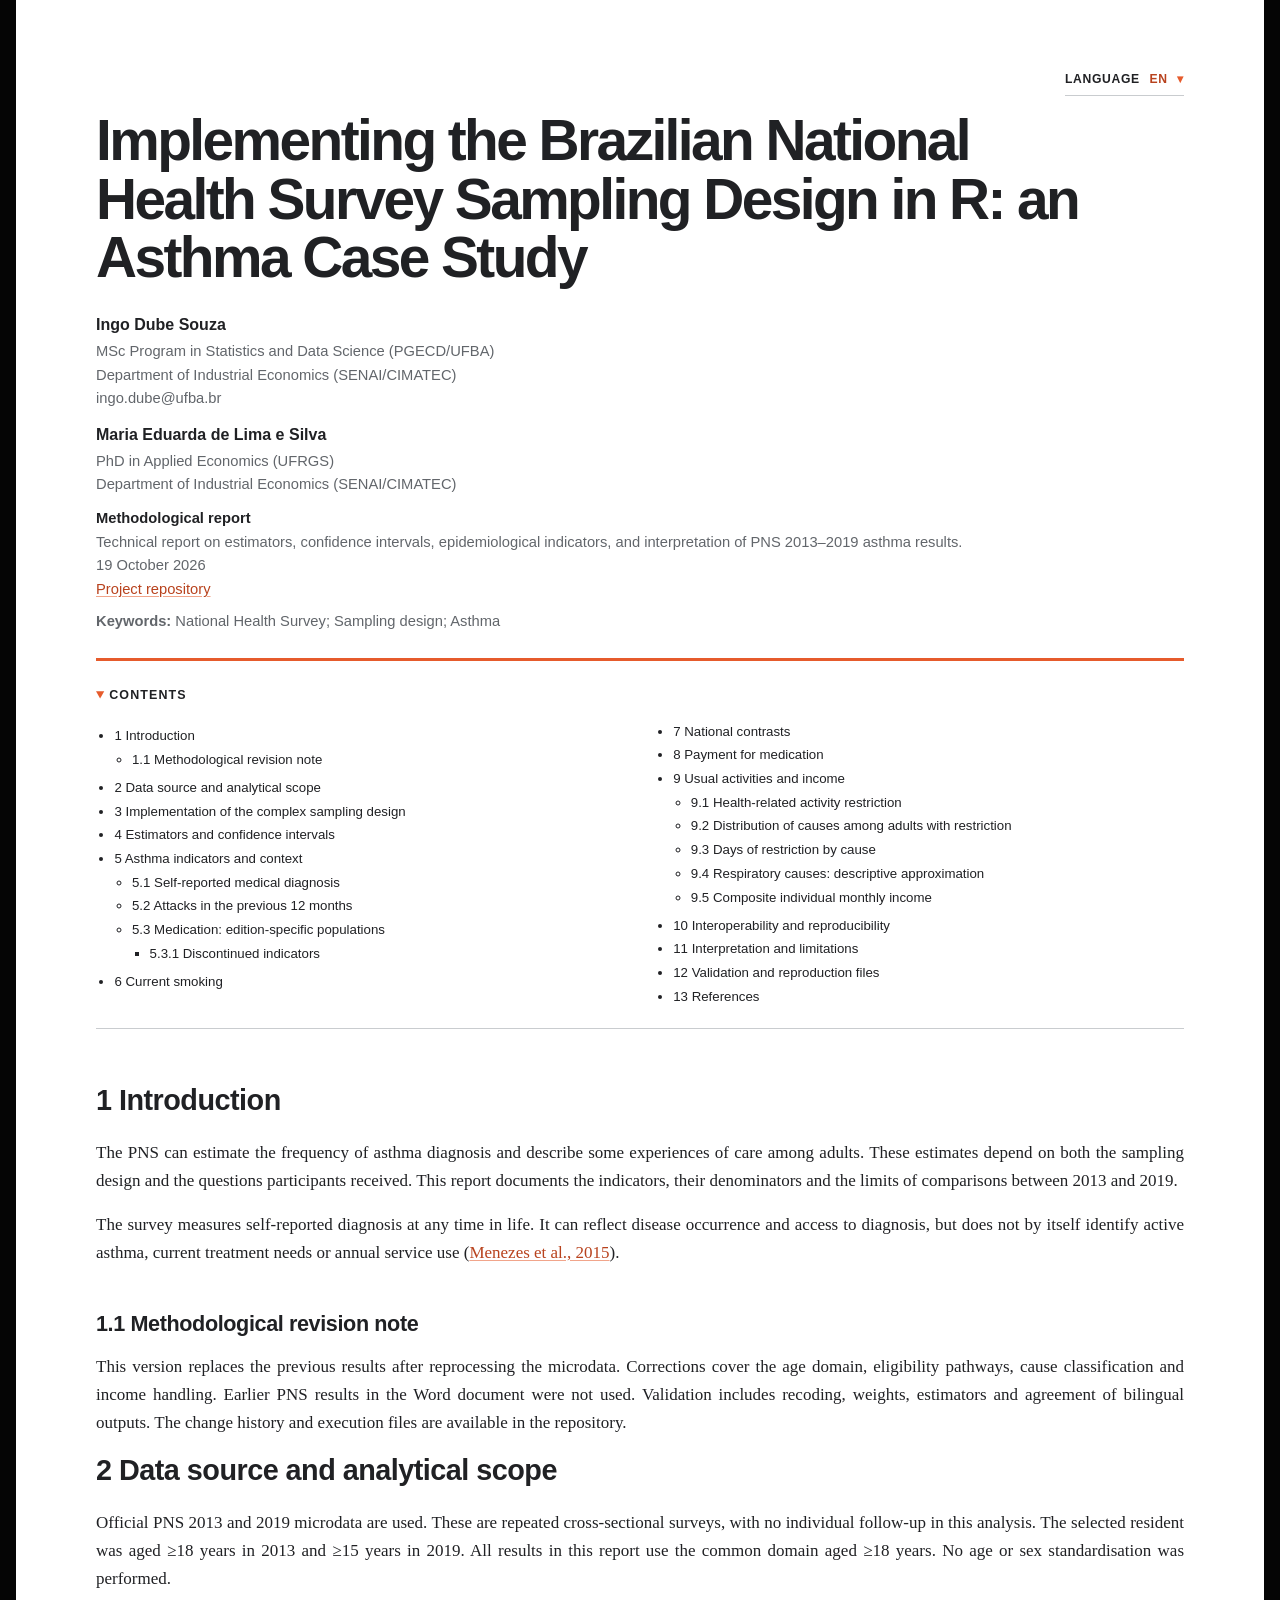
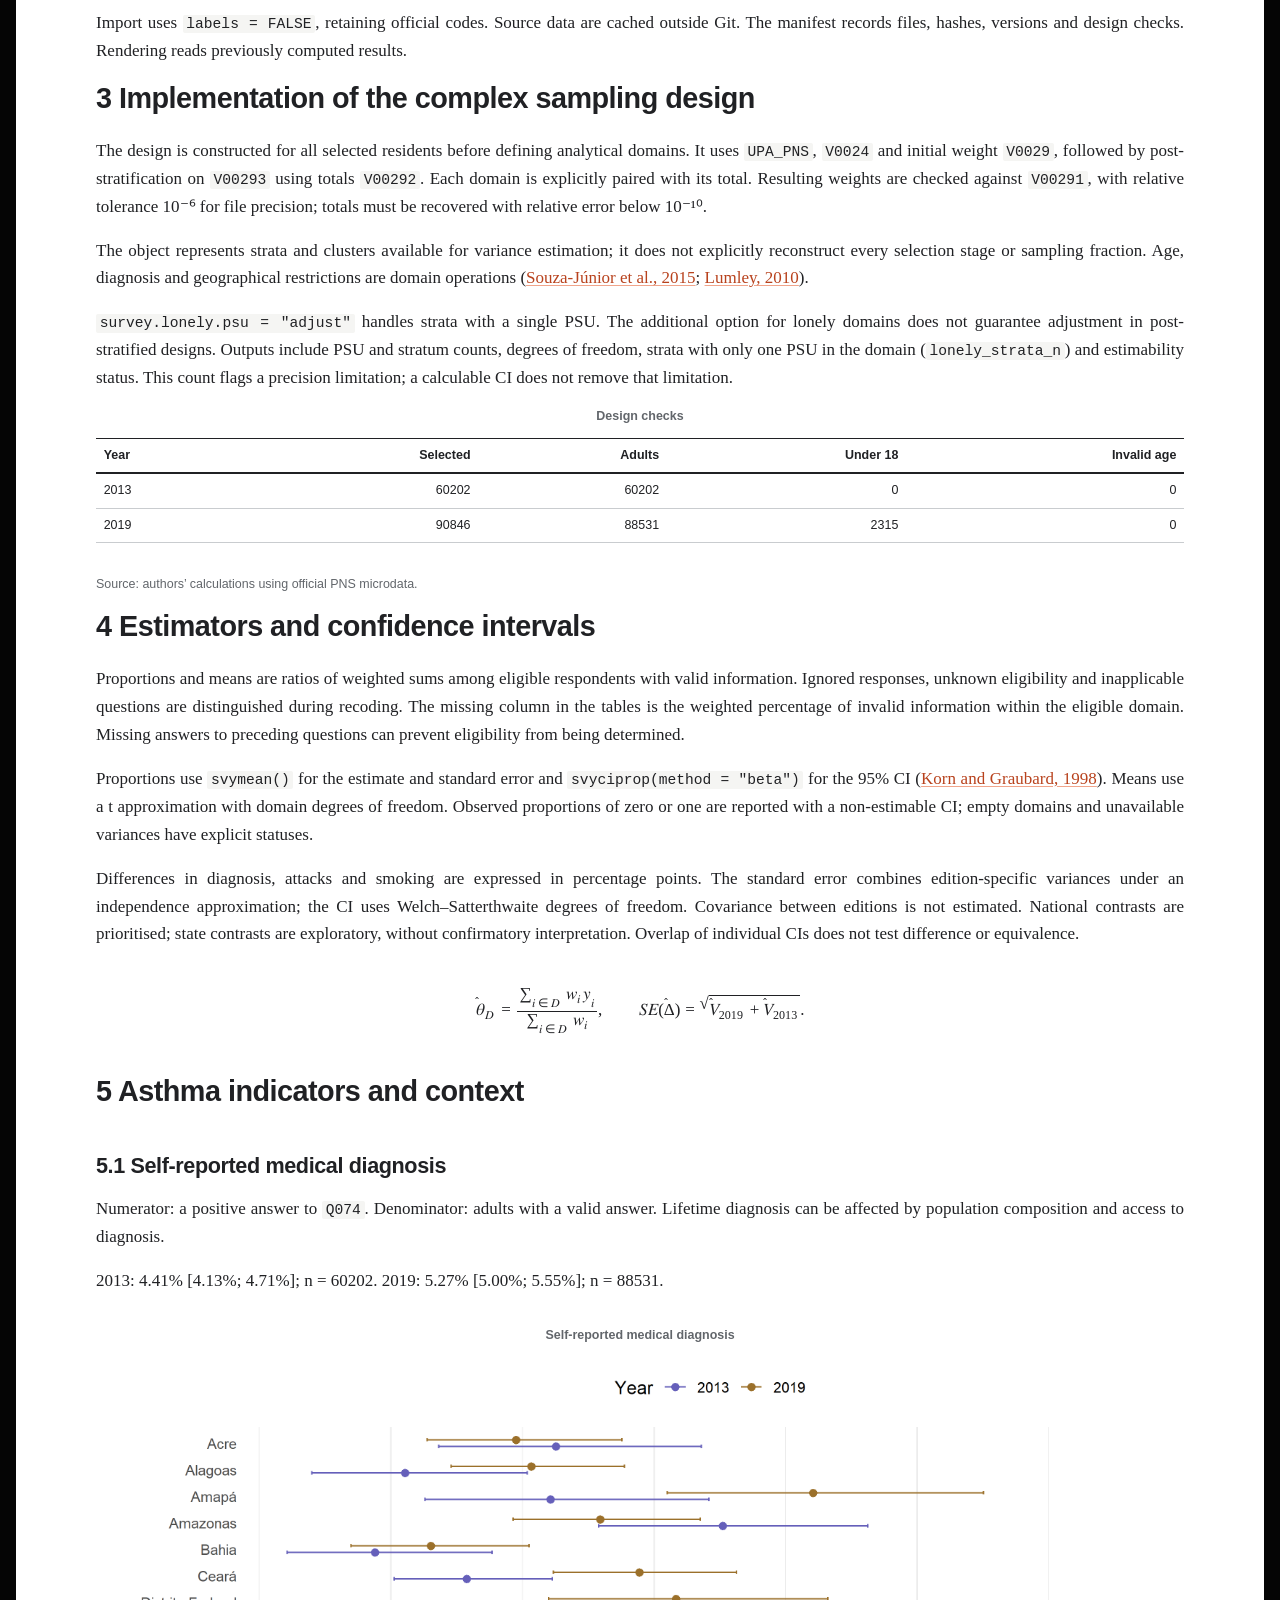
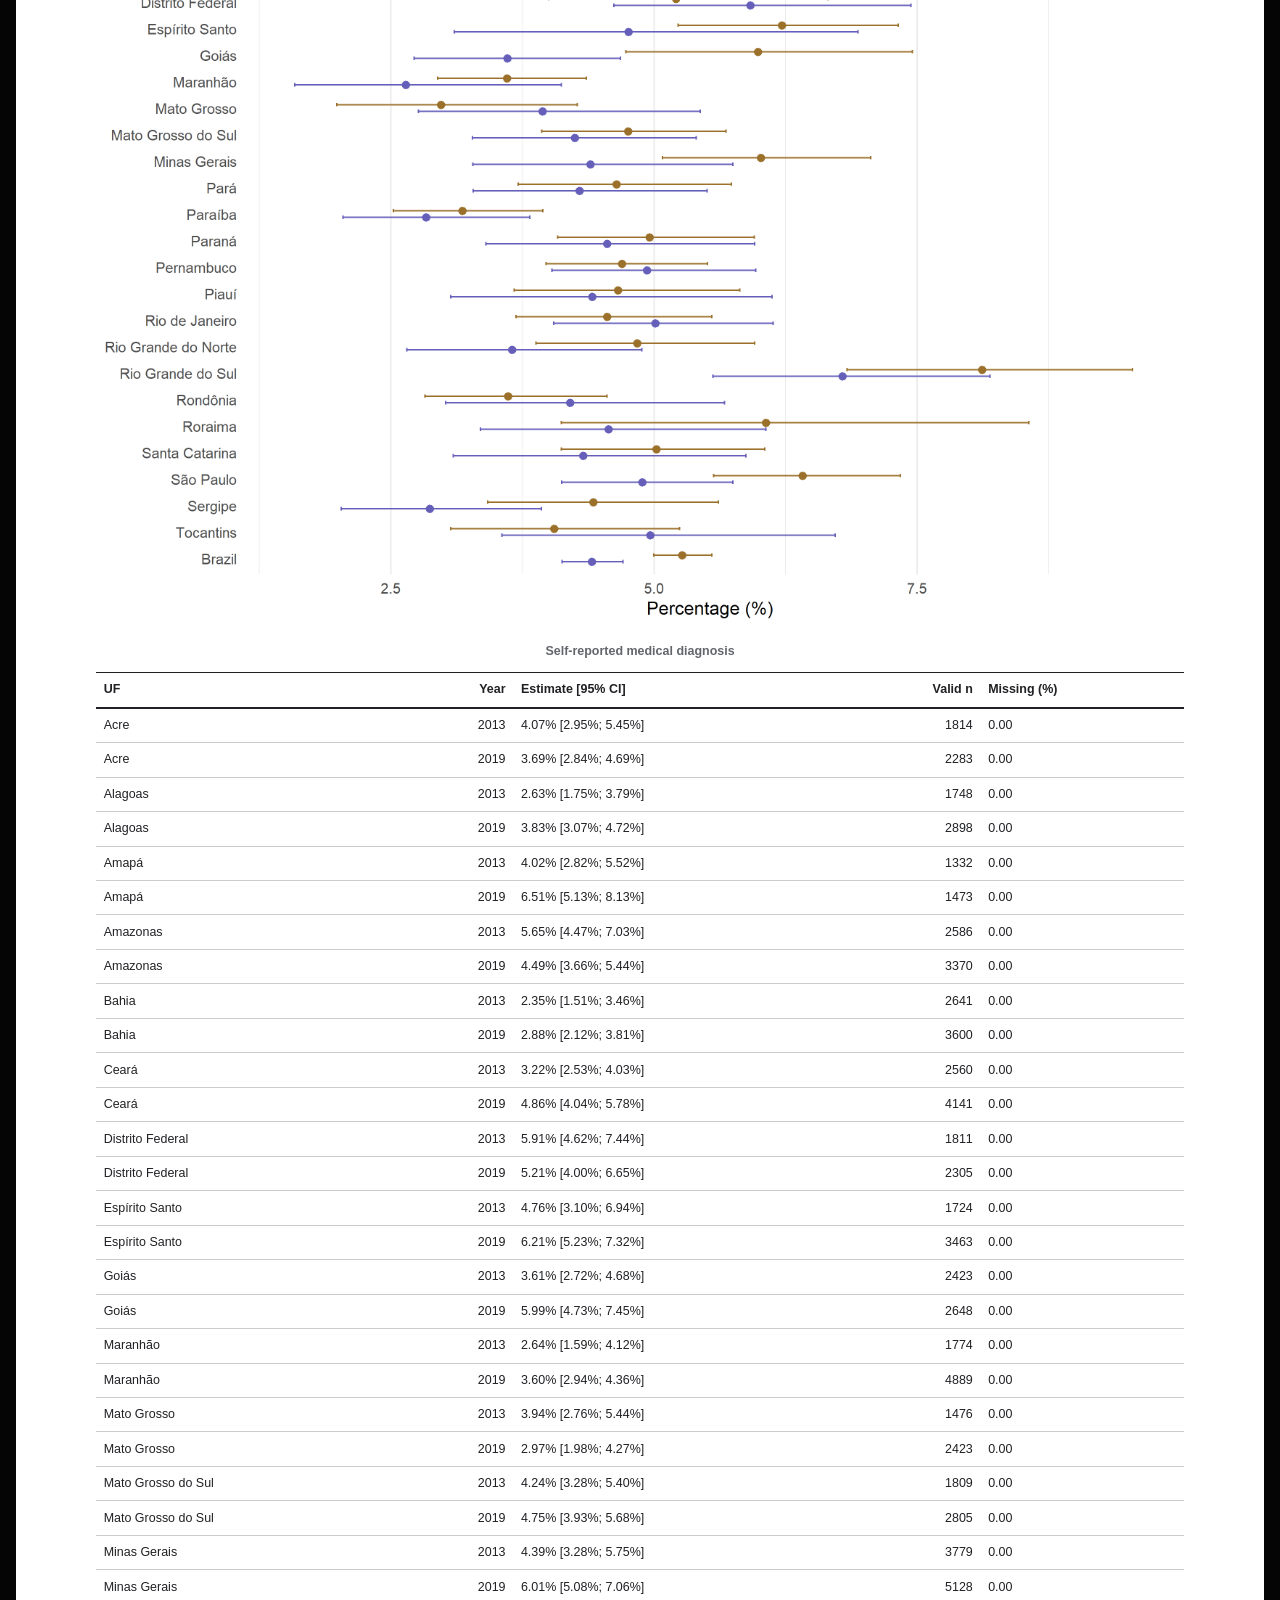
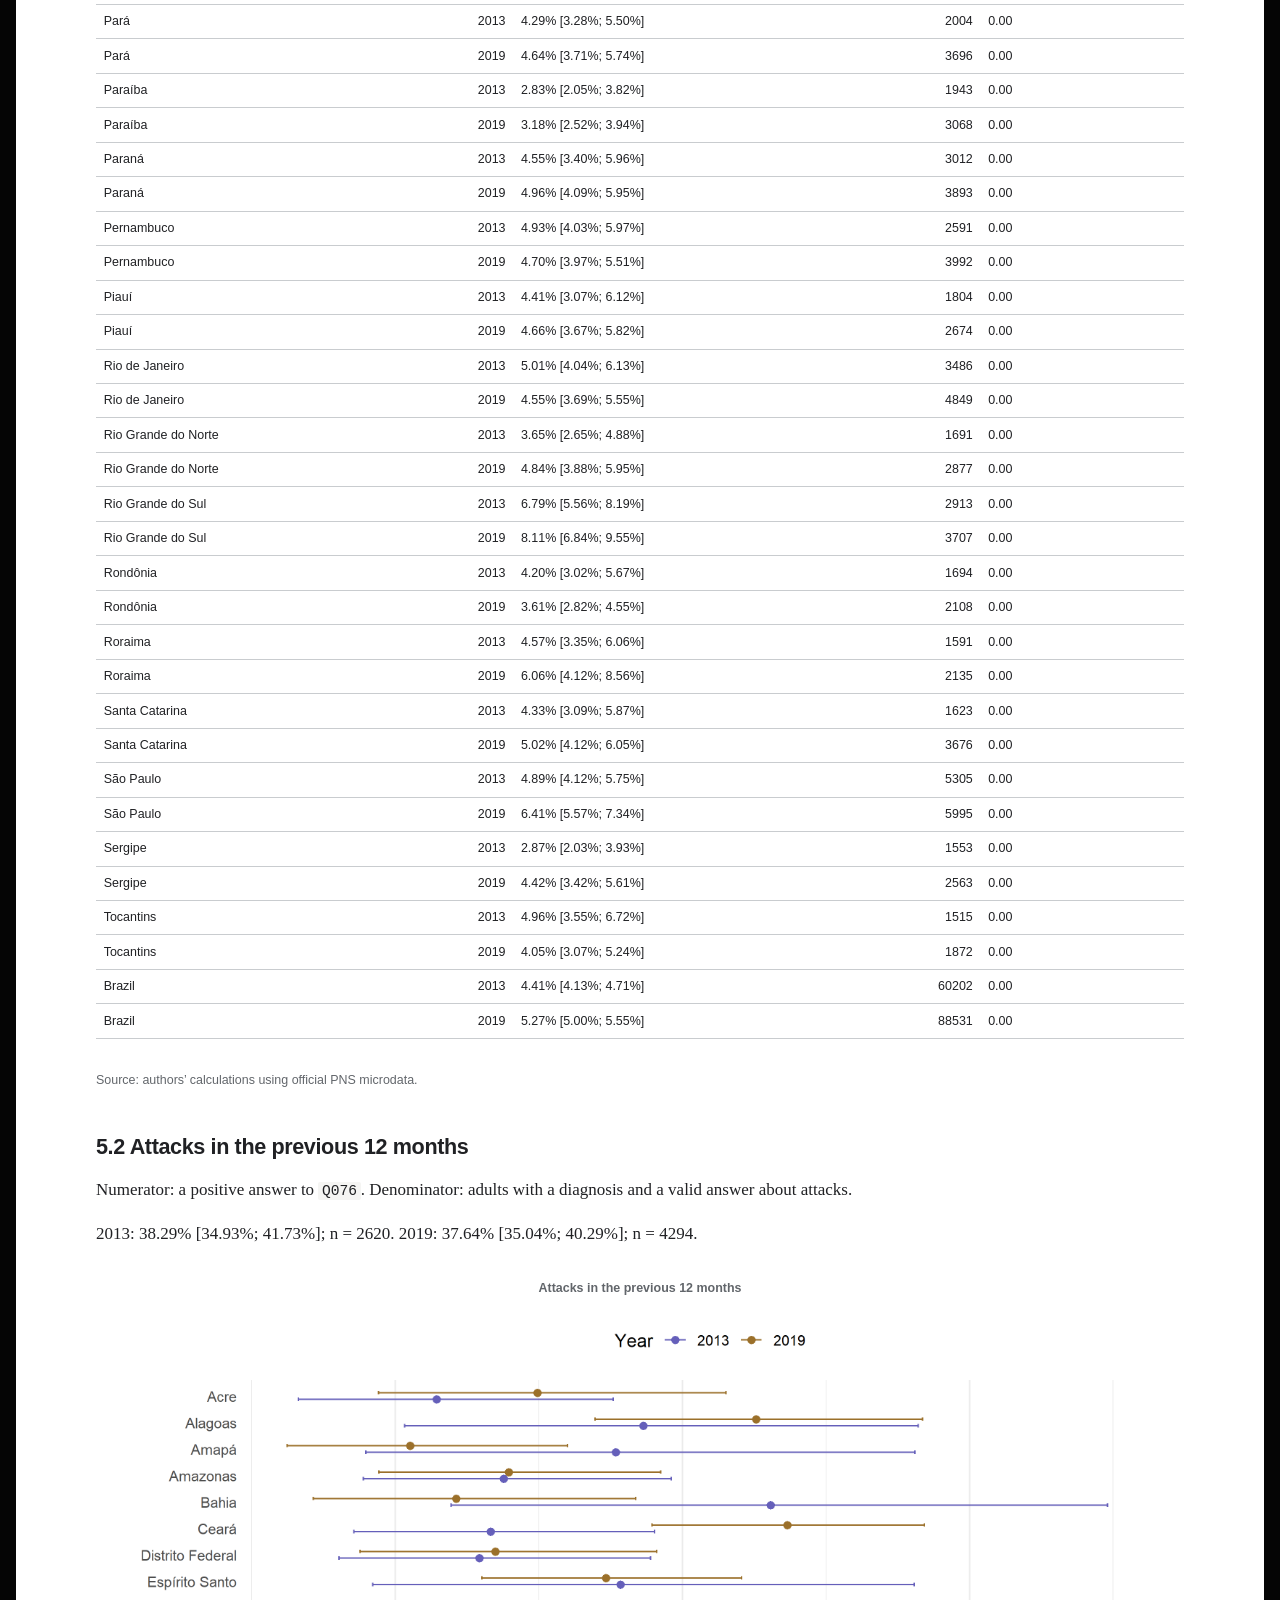
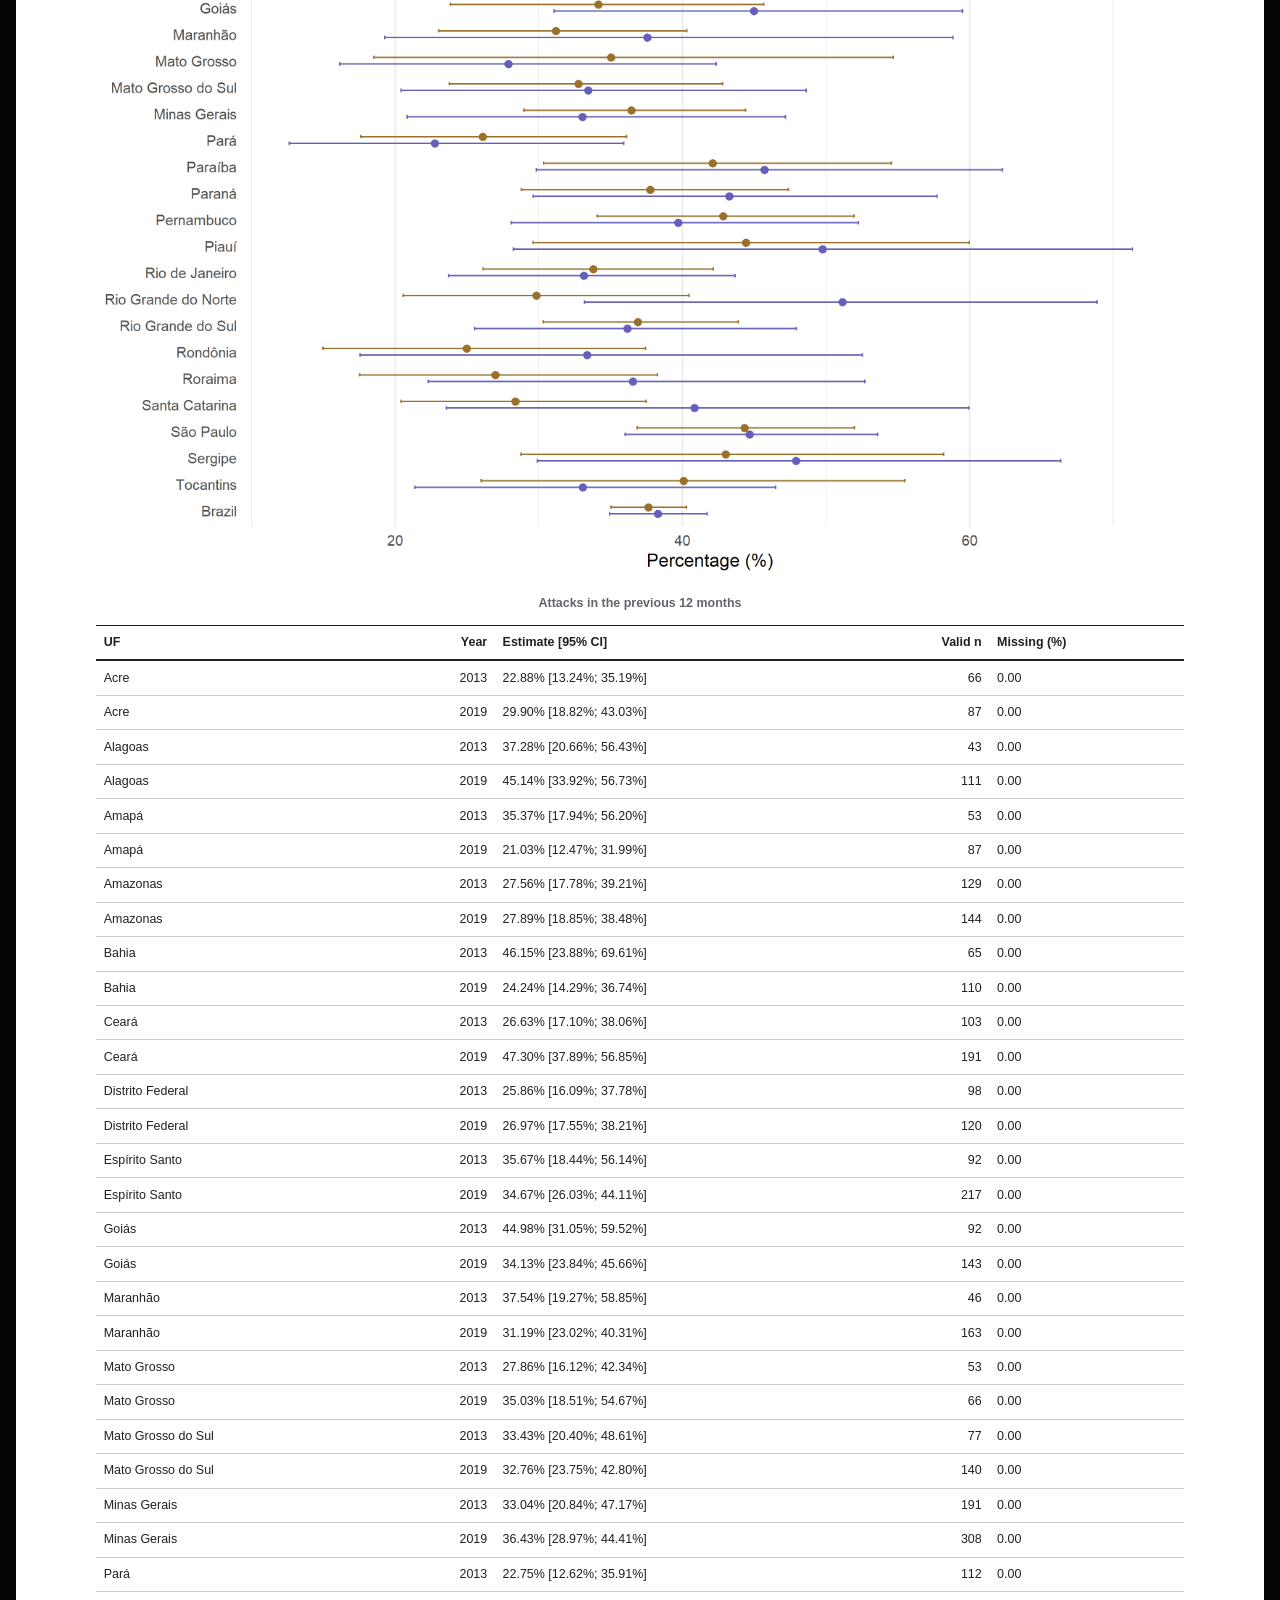
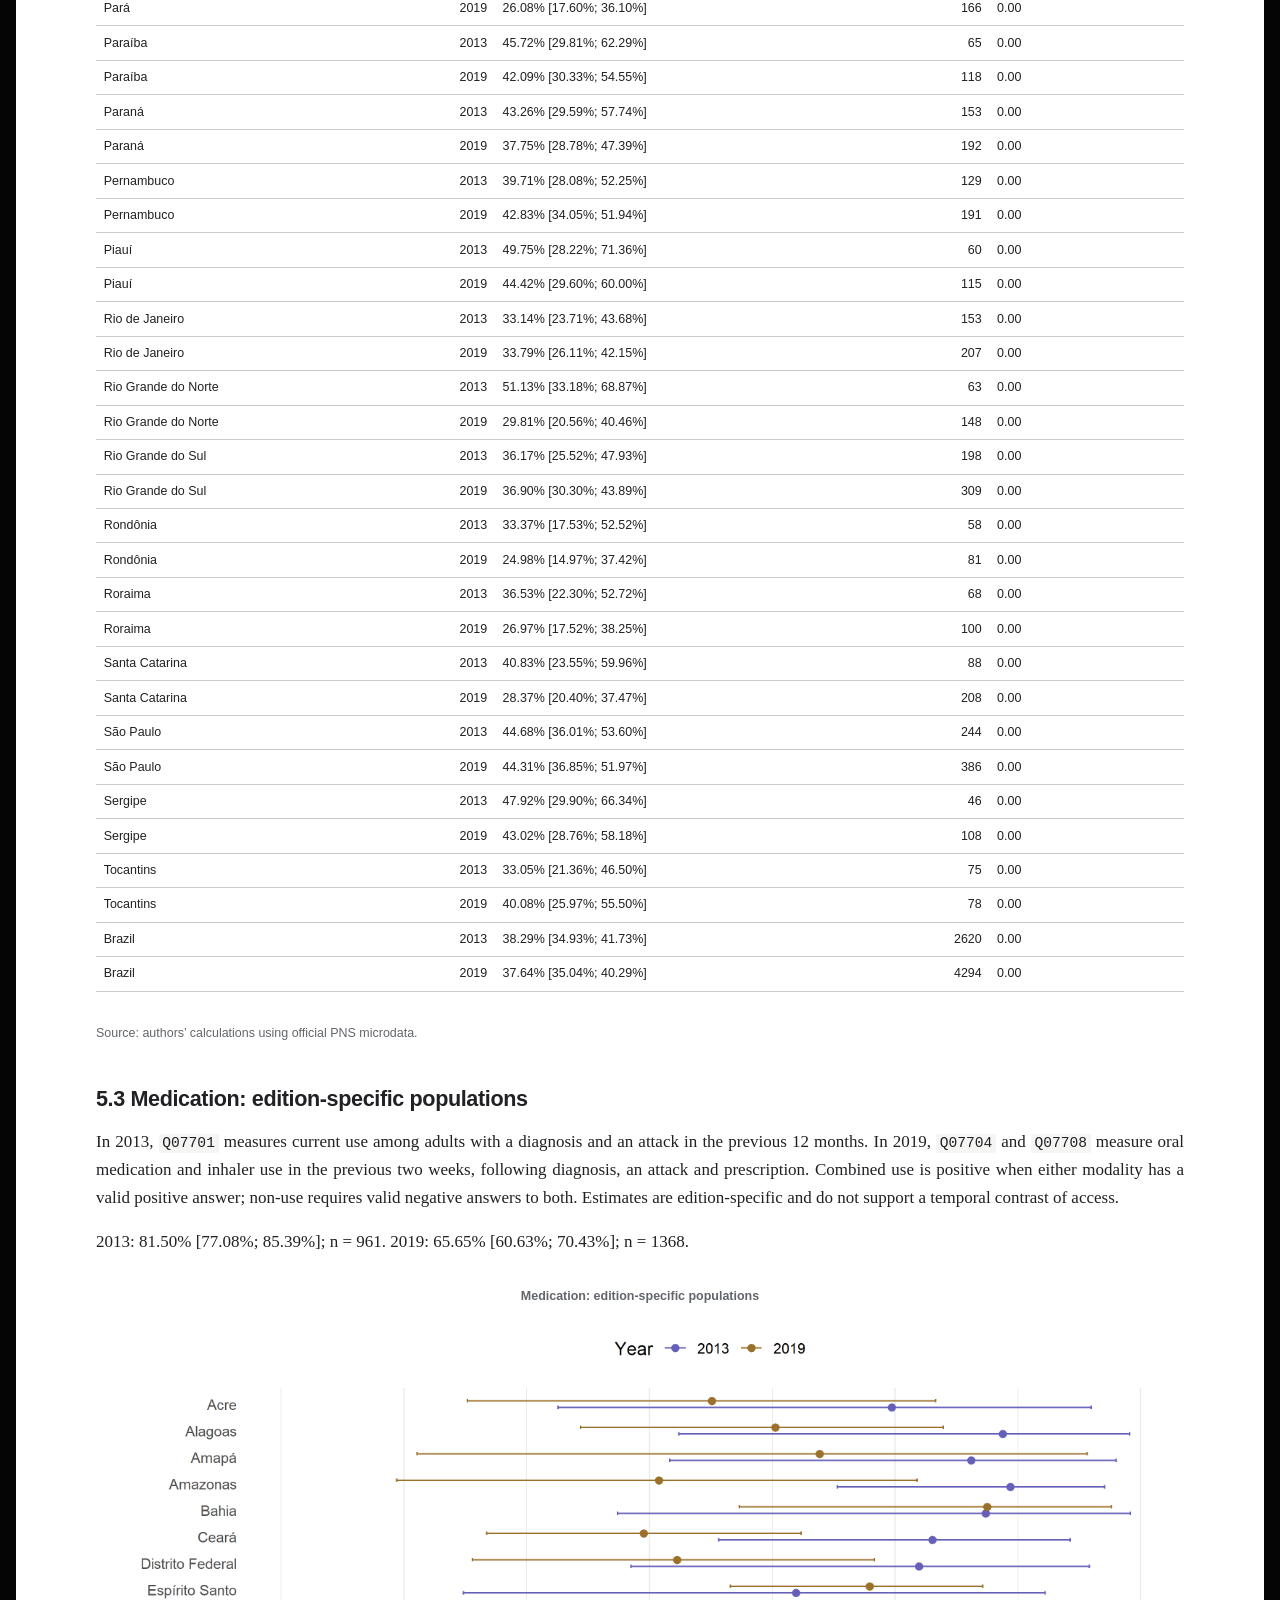
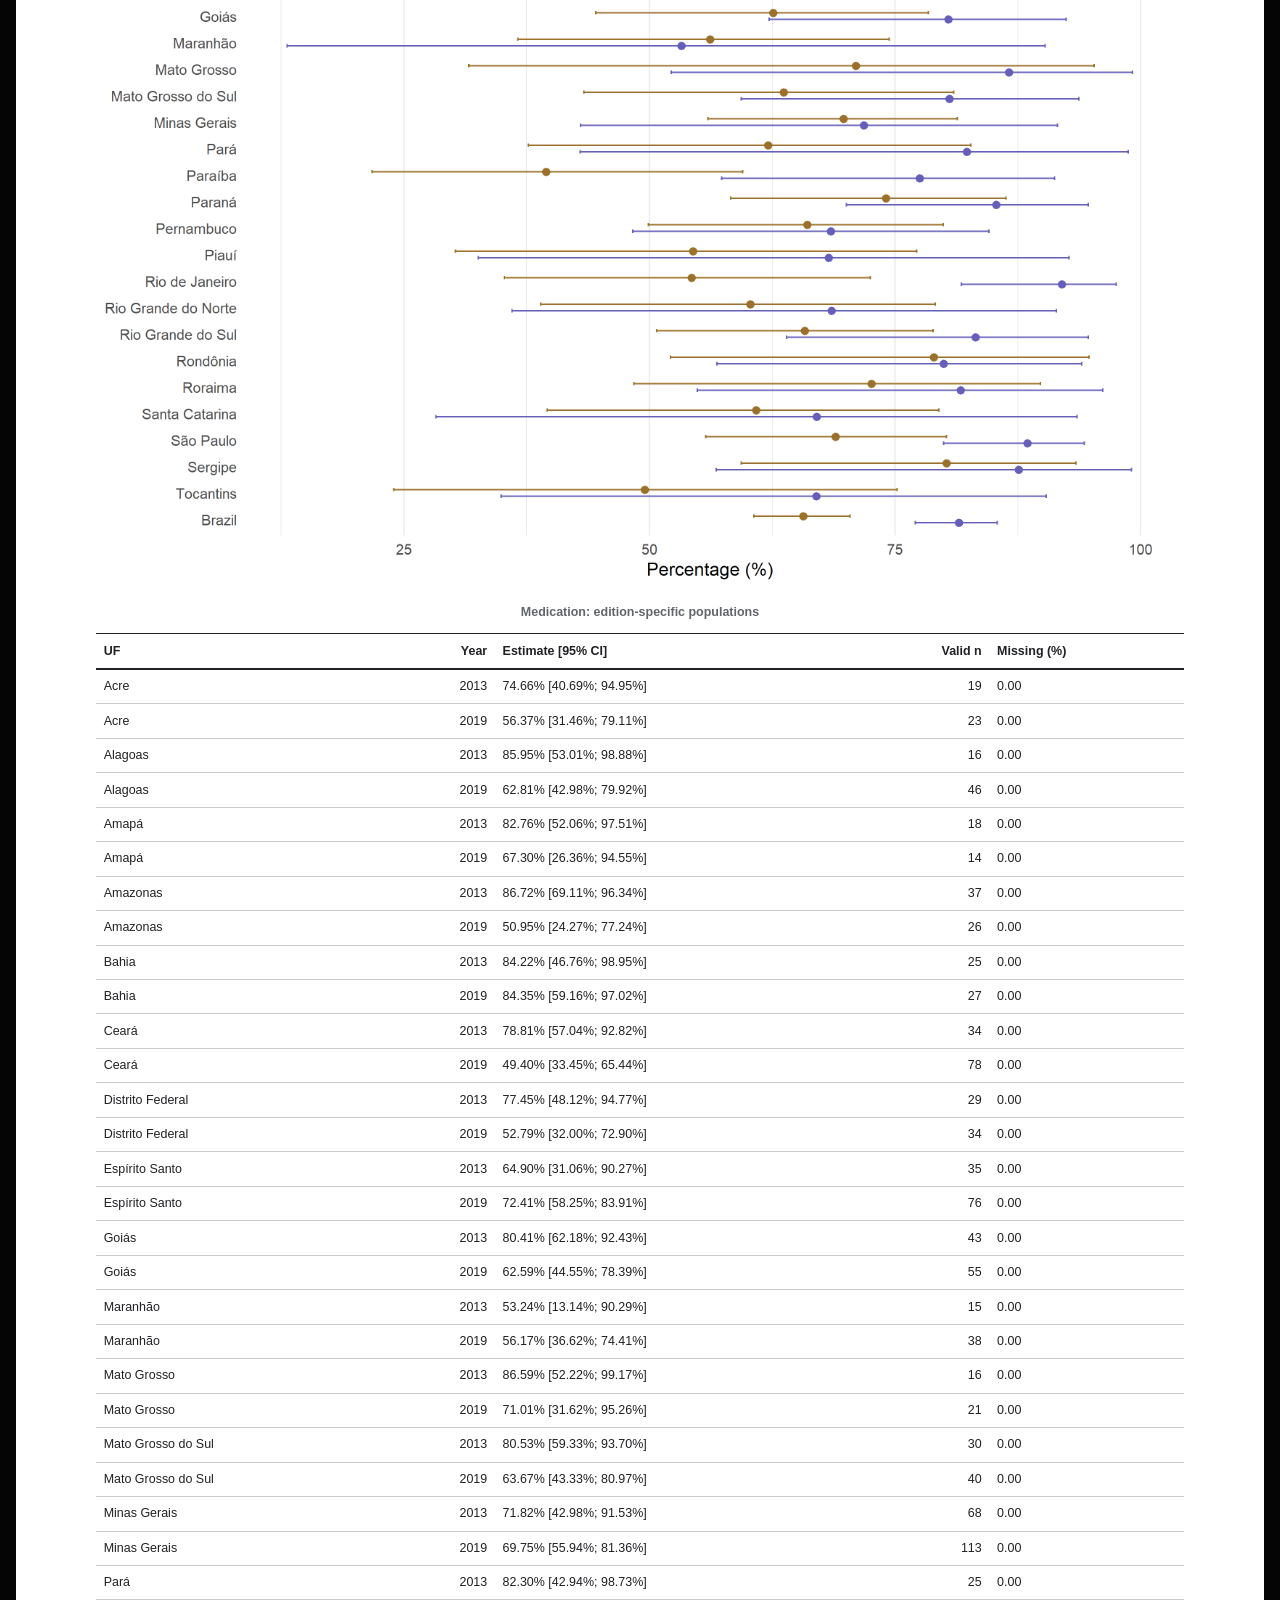
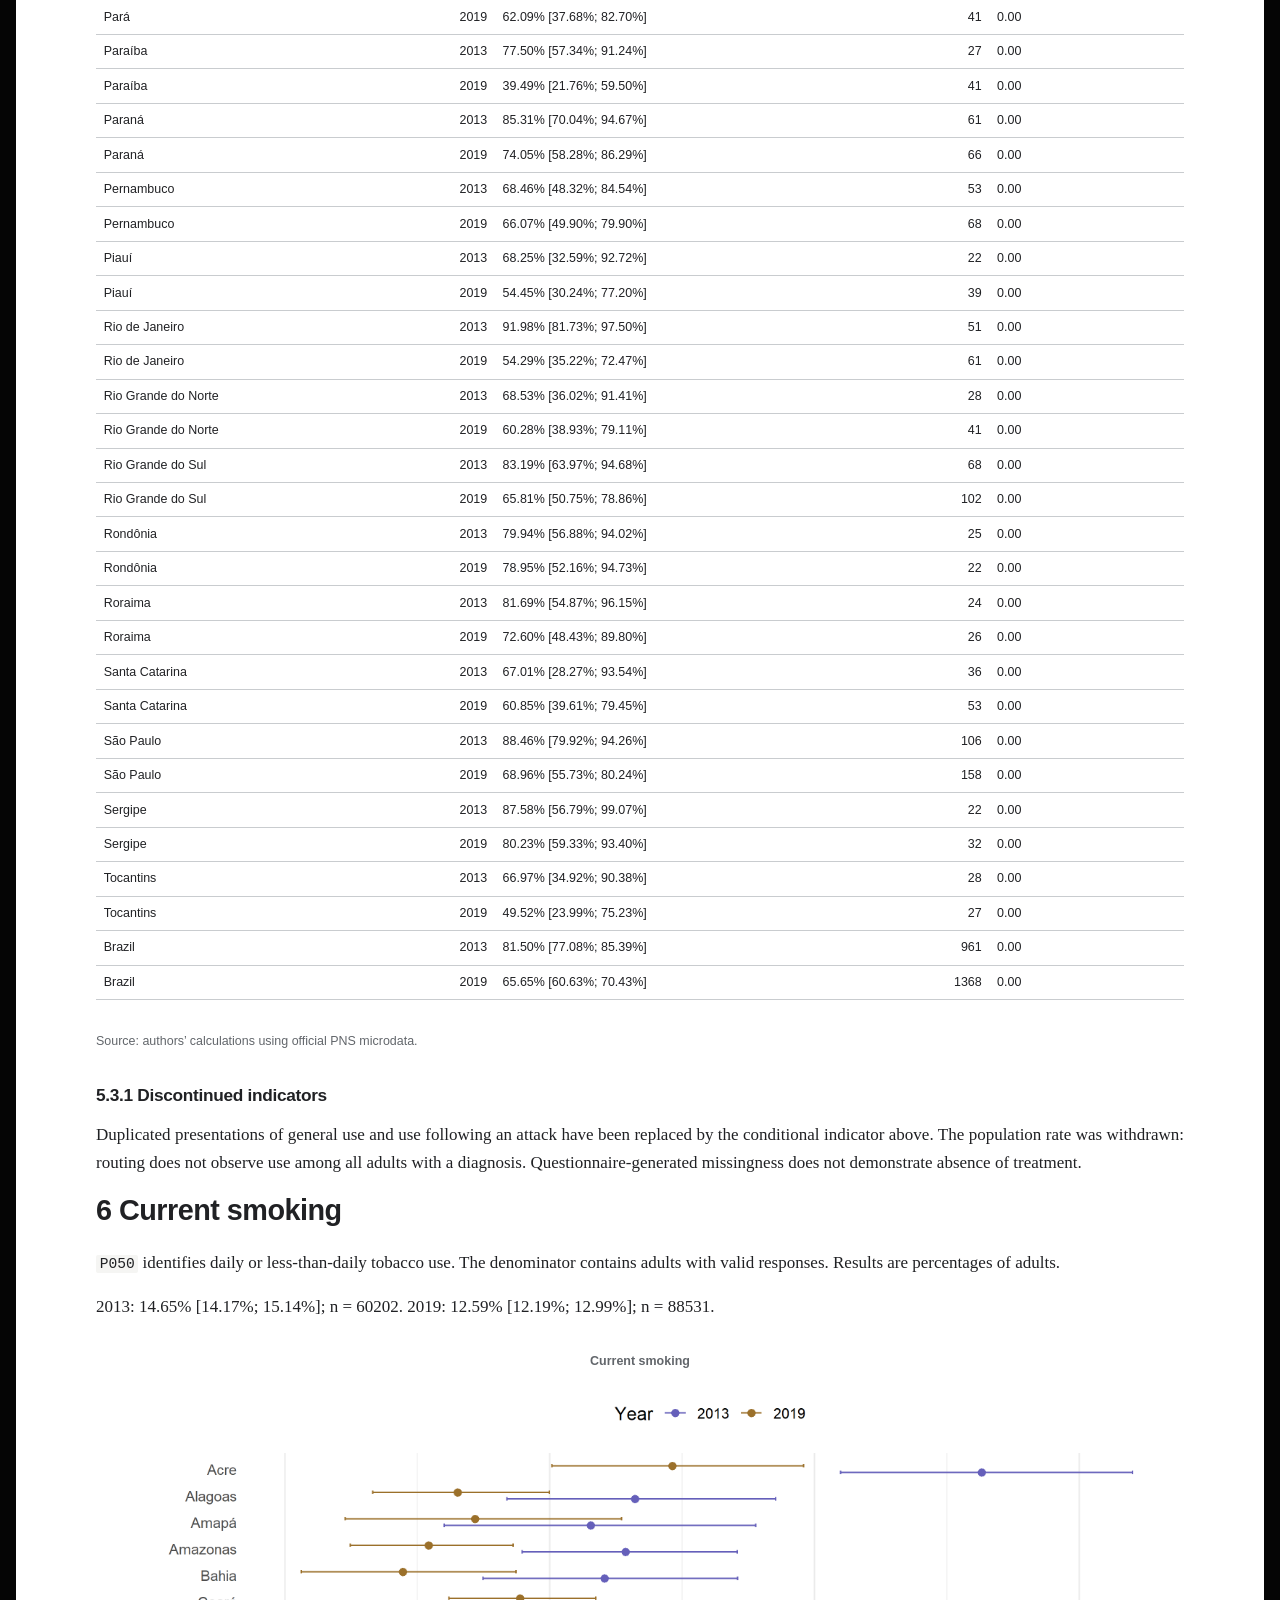
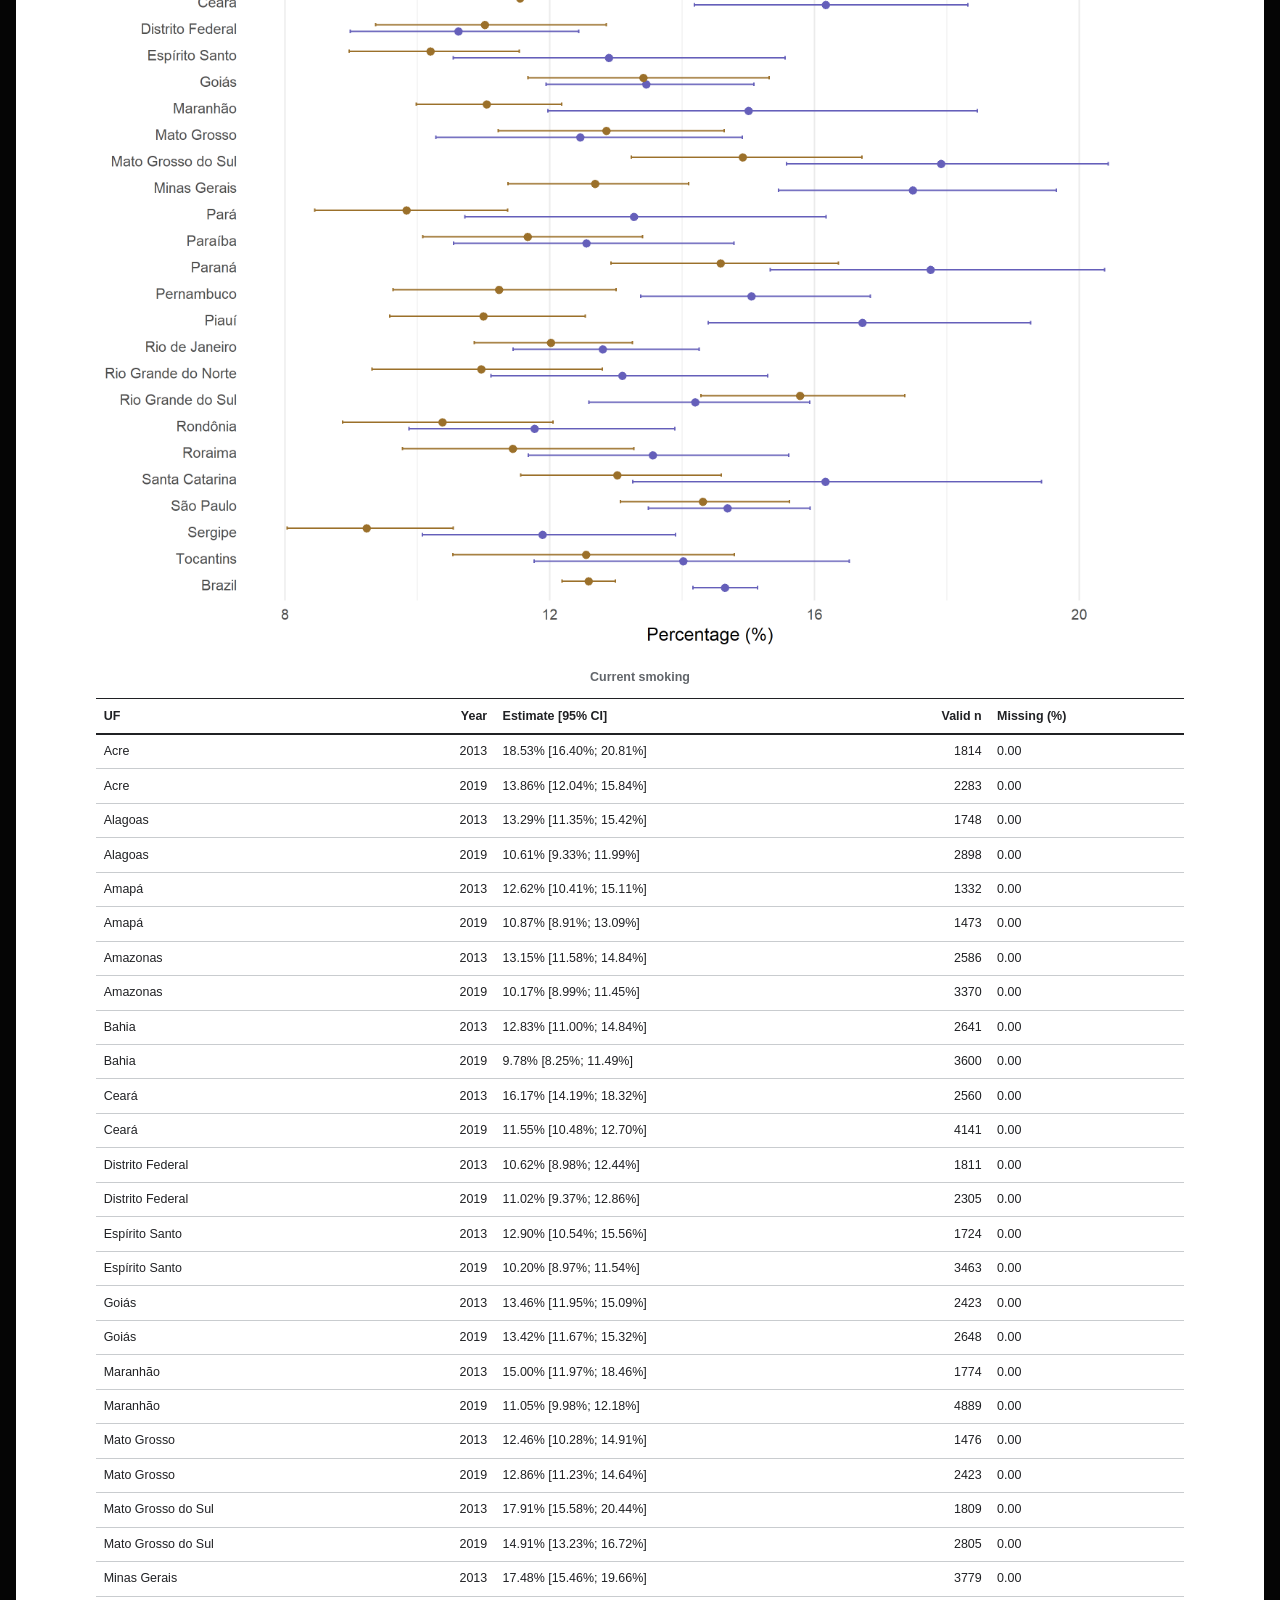
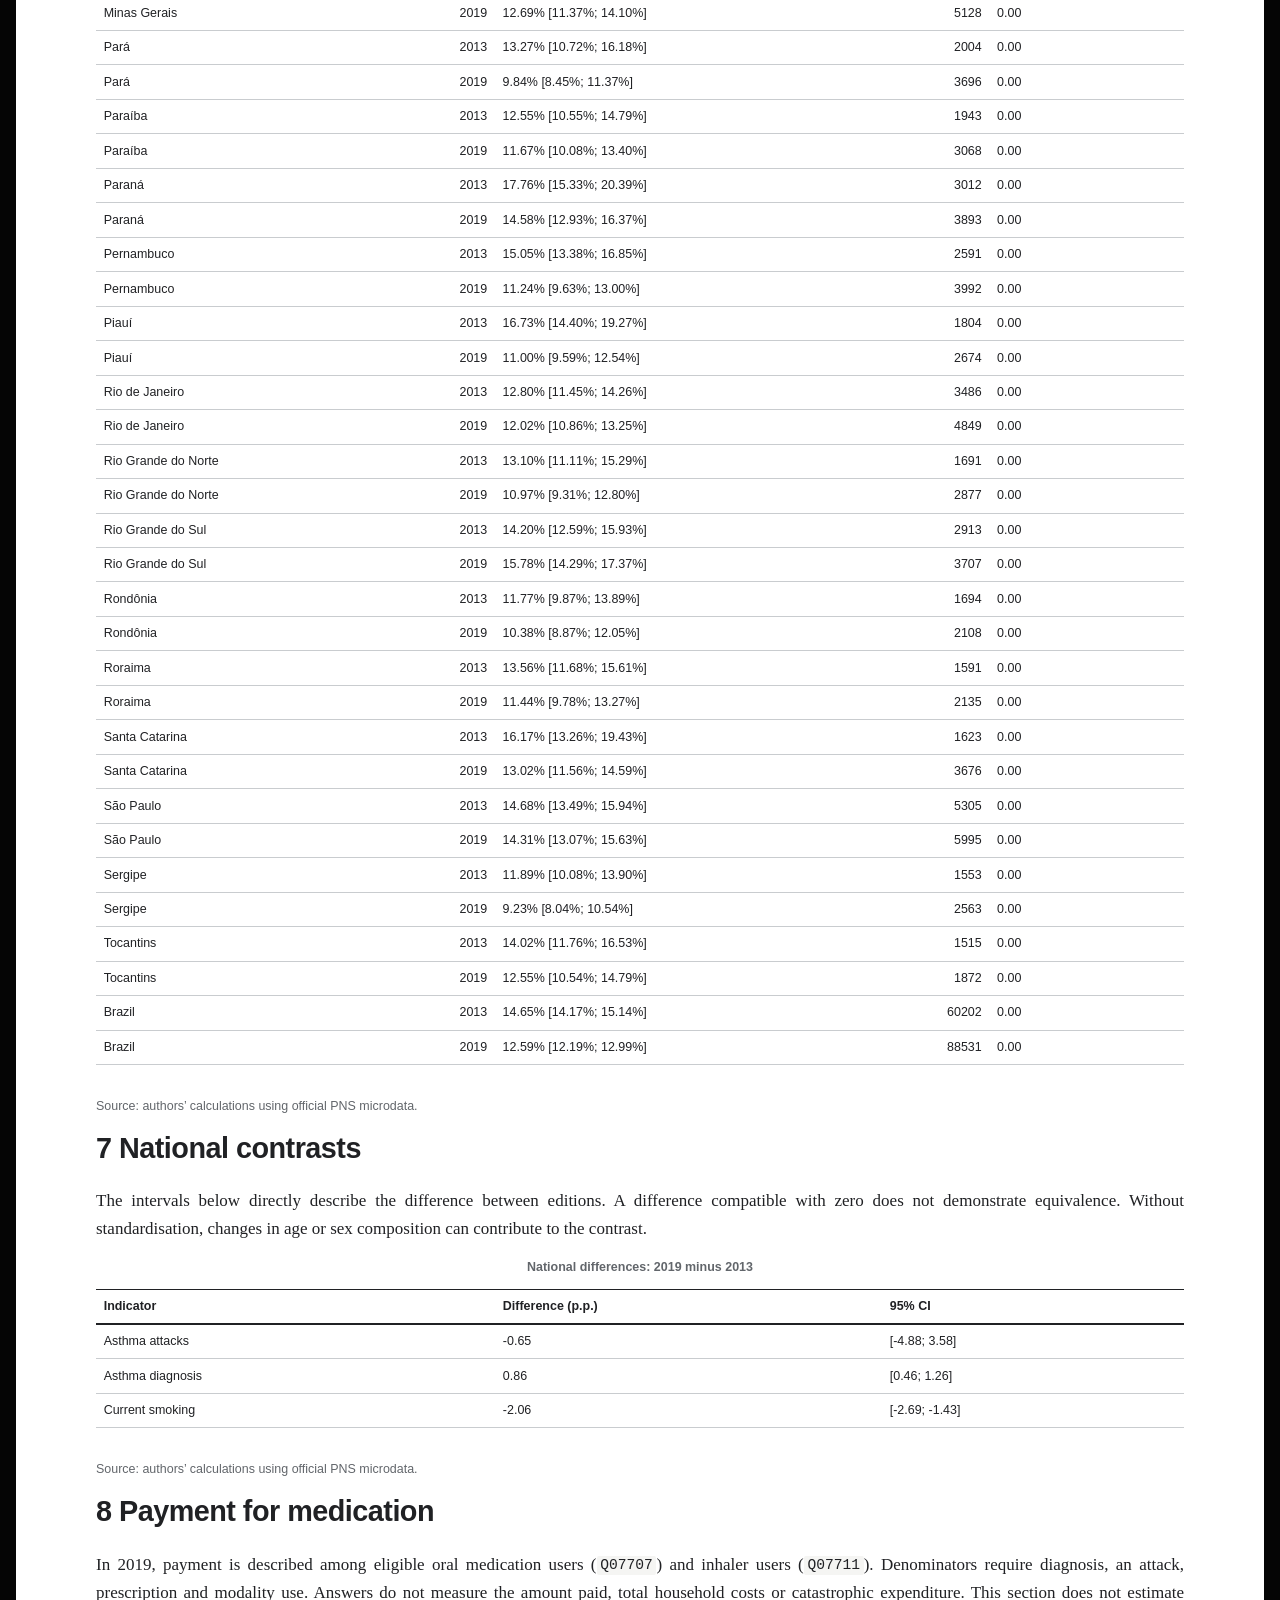
<file: docs/index.html>
<!doctype html>
<html lang="en">
<head>
  <meta charset="utf-8">
  <meta name="viewport" content="width=device-width, initial-scale=1">
  <meta http-equiv="refresh" content="0; url=metodologia.html">
  <link rel="canonical" href="metodologia.html">
  <title>PNS 2013–2019 | Methodological report</title>
</head>
<body>
  <p><a href="metodologia.html">Open the methodological report</a></p>
</body>
</html>
</file>
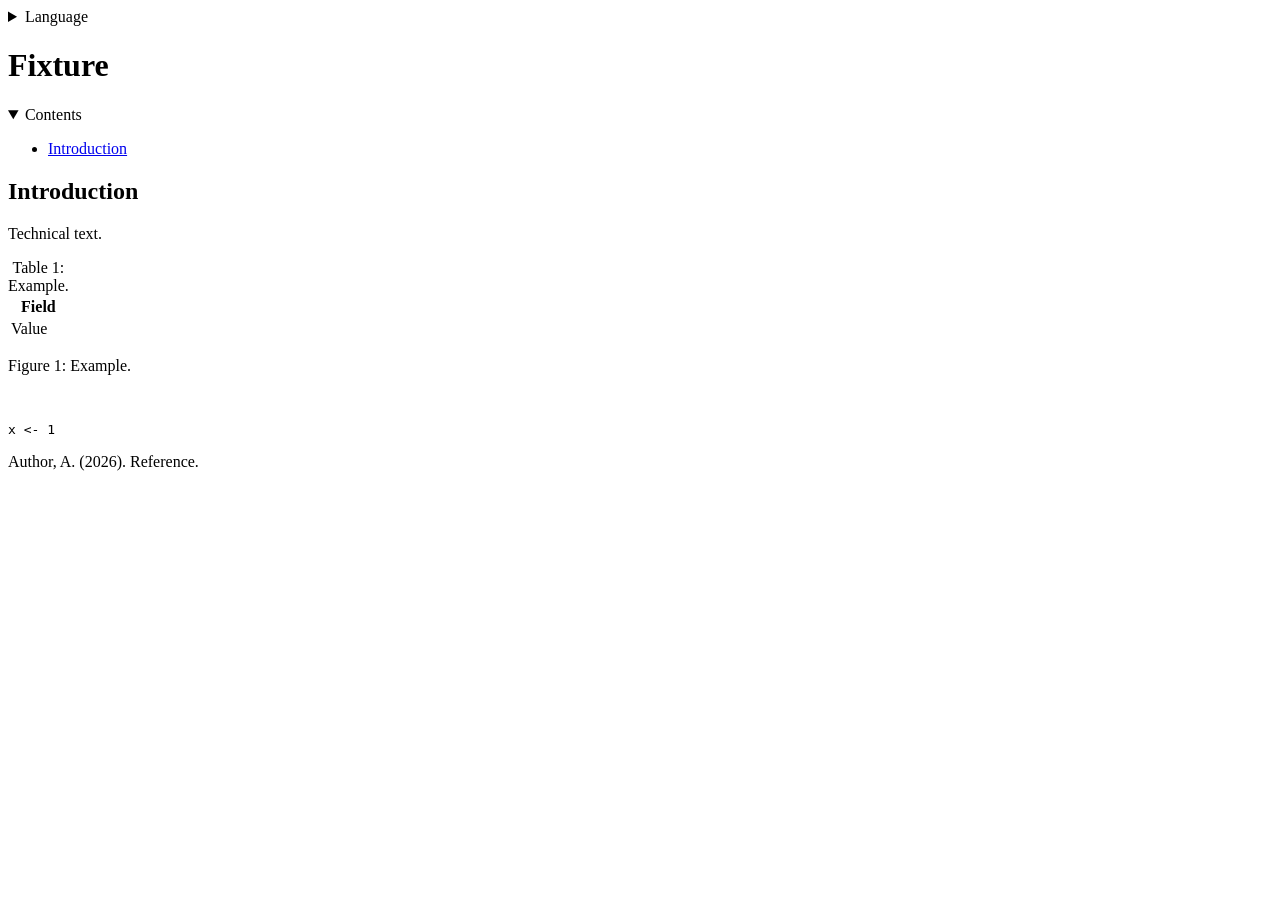
<file: .codex/skills/methodology-rmarkdown/tests/fixture_report.html>
<!doctype html>
<html lang="en">
<head><meta charset="utf-8"><meta name="viewport" content="width=device-width, initial-scale=1"><link rel="alternate" hreflang="en" href="report.html"><link rel="alternate" hreflang="pt-BR" href="report-pt-br.html"><title>Fixture</title></head>
<body><main class="report-page"><details class="language-switcher"><summary>Language</summary><ul><li><a href="report.html" hreflang="en" aria-current="page">English (EN)</a></li><li><a href="report-pt-br.html" hreflang="pt-BR">Português (PT-BR)</a></li></ul></details><header class="report-header"><h1>Fixture</h1></header><details class="report-toc" open><summary>Contents</summary><nav id="TOC"><ul><li><a href="#introduction">Introduction</a></li></ul></nav></details><article class="report-content"><h1 id="introduction">Introduction</h1><p>Technical text.</p><div class="table-scroll"><table><caption id="tab-example">Table 1: Example.</caption><tr><th>Field</th></tr><tr><td>Value</td></tr></table></div><p class="figure-title" id="fig-example">Figure 1: Example.</p><img alt="Example" src="[data-uri]"><pre><code>x &lt;- 1</code></pre><div class="references"><p id="ref-author-2026" class="reference-entry">Author, A. (2026). Reference.</p></div></article></main></body></html>
</file>
